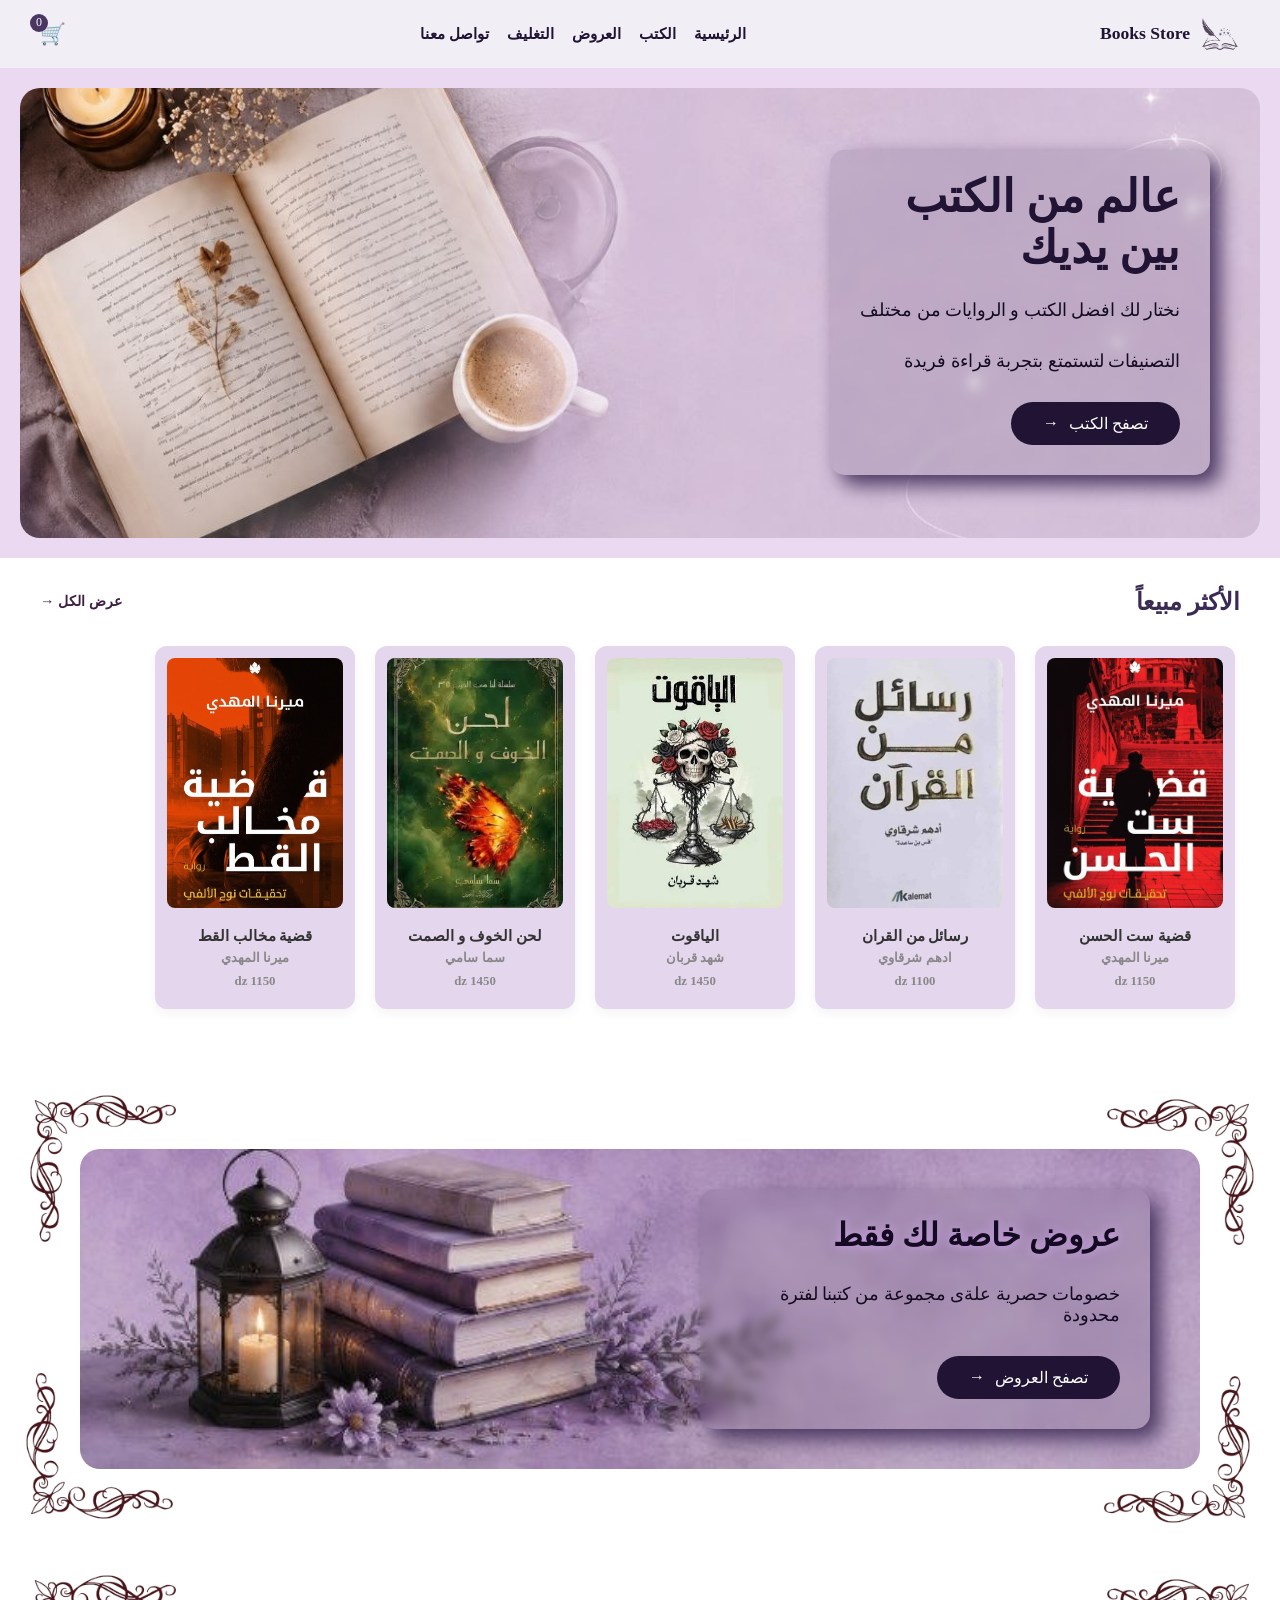
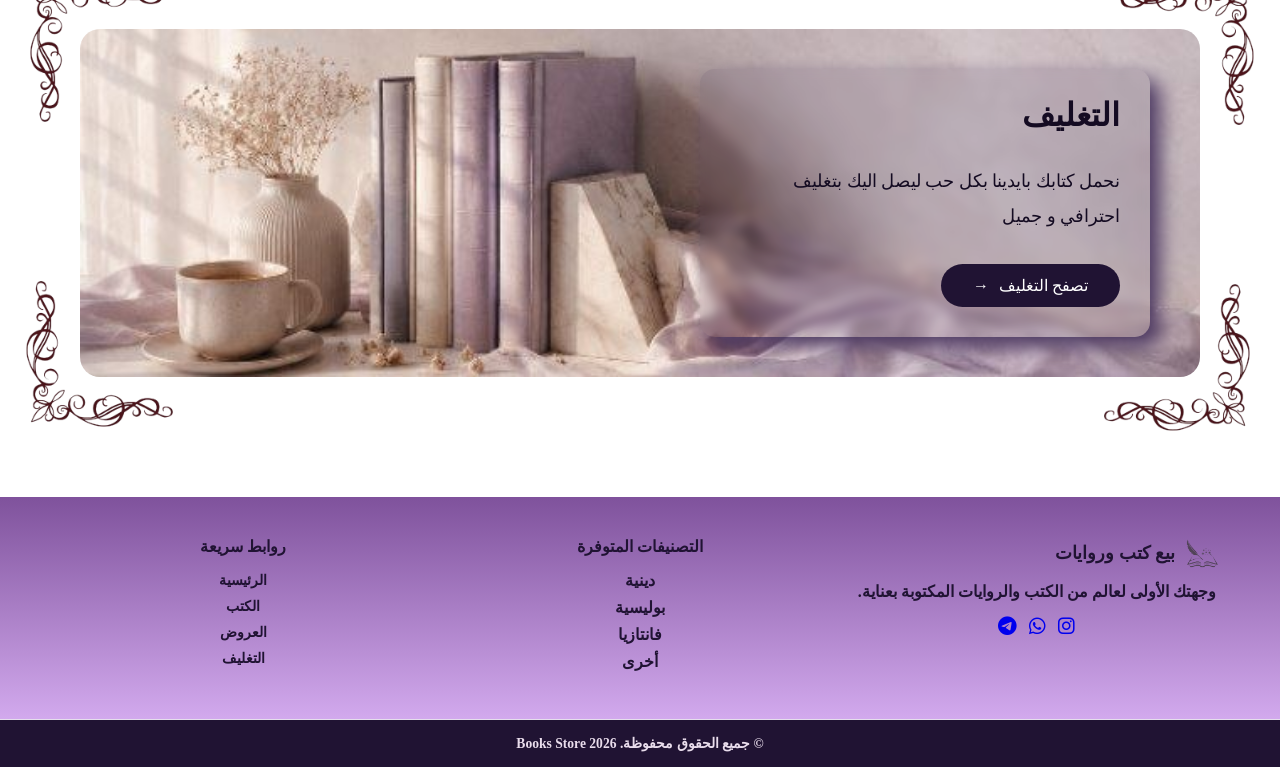
<file: index.html>
<!DOCTYPE html>
<html lang="ar">
<head>
    <meta charset="UTF-8">
    <meta name="viewport" content="width=device-width, initial-scale=1.0">
    <title> Books_Store </title>
    <link rel="stylesheet" href="style.css" >
    <link rel="stylesheet" href="https://cdnjs.cloudflare.com/ajax/libs/font-awesome/6.5.1/css/all.min.css">
</head>
<body>





    <nav class="navbar" dir="rtl">
        <div class="nav-brand">
            <img src="images/Logo.png" alt="شعارات المتجر" class="logo-img">
            <span class="brand-name"> Books Store </span>
        </div>



        <div class="nav-center">
            <ul class="nav-links">
                <li><a href="#main">الرئيسية</a></li>
                <li><a href="shop.html">الكتب</a></li>
                <li><a href="#pack">العروض</a></li>
                <li><a href="#packaging">التغليف</a></li>
                            <li><a href="#contact-us">تواصل معنا</a></li>


            </ul>

        </div>

        <div class="nav-left">
  <a href="javascript:void(0)" class="cart-btn" onclick="toggleCart()">
    🛒 <span class="cart-count">0</span>
  </a>
</div>

    </nav>




    <section class="hero" id="main">
        <div class="hero-contain">
            <div class="hero-content">
                <h1> عالم من الكتب </h1>
                <h1> بين يديك </h1>
                <br>
                <p> نختار  لك افضل الكتب و الروايات من مختلف </p>
                <p> التصنيفات لتستمتع بتجربة قراءة فريدة </p>
                <a href="shop.html" class="btn-books">  تصفح الكتب <span> &rarr; </span> </a>
            </div>
        </div>
    </section>
    



<section class="books-slider-section" dir="rtl">
  <div class="section-header">
    <h2>الأكثر مبيعاً</h2>
    <a href="shop.html" class="view-all">عرض الكل &rarr;</a>
  </div>
  <div  class="slider-container ">




    <div class="book-card">
    <img src="images/ست الحسن.jpg" >
    <h3> قضية ست الحسن </h3>
    <p> ميرنا المهدي  </p>
    <p> 1150 dz </p>
  </div>



    <div class="book-card">
    <img src="images/رسائل قران.jpg" >
    <h3> رسائل من القران </h3>
    <p> ادهم شرقاوي </p>
    <p> 1100 dz </p>
  </div>




    <div class="book-card">
    <img src="images/الياقوت.jpg" >
    <h3> الياقوت </h3>
    <p> شهد قربان </p>
    <p> 1450 dz </p>
  </div>



    <div class="book-card">
    <img src="images/لحن الخوف و الصمت.jpg" >
    <h3> لحن الخوف و الصمت </h3>
    <p> سما سامي </p>
    <p> 1450 dz </p>
  </div>



    <div class="book-card">
    <img src="images/مخالب القط.jpg" >
    <h3> قضية مخالب القط </h3>
    <p> ميرنا المهدي </p>
    <p> 1150 dz </p>
  </div>
    </div>
  <div class="slider-container" id="booksSlider"></div>
</section>


 
    <section class="pack-in" id="pack">
        <div class="pack-contain">
            <div class="pack-content">
                <h1> عروض خاصة لك فقط </h1>
                <br>
                <p> خصومات حصرية علةى مجموعة من كتبنا لفترة محدودة </p>
                <a href="packin.html" class="btn-pack">  تصفح العروض<span> &rarr; </span> </a>
            </div>
        </div>
    </section>




    <section class="packaging-in" id="packaging">
        <div class="packaging-contain">
            <div class="packaging-content">
                <h1> التغليف  </h1>
                <br>
                <p> نحمل كتابك بايدينا بكل حب ليصل اليك بتغليف احترافي و جميل  </p>
                <a href="pack.html" class="btn-packaging">  تصفح التغليف  <span> &rarr; </span> </a>
            </div>
        </div>
    </section>






















<!-- الخلفية المظلمة الساترة -->
<div class="cart-overlay" id="cartOverlay" onclick="toggleCart()"></div>

<!-- Drawer السلة المنبثقة الموحد -->
<div class="cart-drawer" id="cartDrawer">
  
  <!-- رأس النافذة المتغير -->
  <div class="cart-header">
    <h3 id="cartHeaderTitle">سلة التسوق 🛒</h3>
    <button class="close-cart-btn" onclick="toggleCart()">&times;</button>
  </div>

  <!-- 1. واجهة السلة الرئيسية (تظهر أولاً) -->
  <div class="cart-body" id="cartMainBody">
    <!-- قائمة الكتب المُضافة -->
    <div class="cart-items" id="cartItemsContainer">
      <!-- الجافاسكربت سيبني البطاقات هنا -->
    </div>

    <!-- أسفل السلة: المجموع والأزرار -->
    <div class="cart-footer">
      <div class="cart-total">
        <span> المجموع الكلي بدون توصيل : </span>
        <span id="cartTotalPrice">0 د.ج</span>
      </div>
      
      <div class="cart-actions">
        <button class="clear-cart-btn" onclick="clearCart()">تفريغ السلة 🗑️</button>
        <button class="checkout-btn" onclick="showCheckoutForm()">إرسال الطلب 🚀</button>
      </div>
    </div>
  </div>



















  <!-- 2. واجهة استمارة المعلومات والملخص (تظهر عند الضغط على إرسال الطلب) -->
  <div class="checkout-body" id="checkoutBody" style="display: none;"> 

    <!-- نموذج بيانات الزبون -->
    <form id="checkoutForm" onsubmit="sendToWhatsApp(event)">
      <div class="checkout-scrollable-content">
      <div class="form-group">
        <label>الاسم الكامل:</label>
        <input type="text" id="custName" required placeholder="مثال: احمد محمد">
      </div>

      <div class="form-group">
        <label>رقم الهاتف:</label>
        <input type="tel" id="custPhone" required placeholder="06XXXXXXXX">
      </div>

            <div class="form-group">
        <label> الولاية:</label>
        <input type="text" id="cust" required placeholder="مثال: الجزائر ">
      </div>

<div class="form-group">
        <label>طريقة التوصيل:</label>
        <select id="deliveryType" required onchange="toggleAddressField()">
            <option value="" disabled selected>-- اختر طريقة التوصيل --</option>
            <option value="المنزل">توصيل إلى المنزل</option>
            <option value="المكتب">استلام من المكتب</option>
        </select>
    </div>


    <div class="form-group" id="addressGroup" style="display: none;">
        <label> العنوان:</label>
        <input type="text" id="custAddress" placeholder="أدخل الولاية والعنوان بالتفصيل">
    </div>

    <div class="form-group">
        <label>ملاحظات إضافية (اختياري):</label>
        <textarea id="custNotes" placeholder=" مثال: غلف الكتاب الفلاني  بالتغليف رقم 3 و ابقي الاخرين بدون تغليف ...  "></textarea>
    </div>


          <!-- صندوق ملخص الطلبية المصغر -->
    <div class="order-summary-box">
      <h4>ملخص الطلبية 📜</h4>
      <div id="summaryItemsList" class="summary-items-list">
        <!-- يتم ملء قائمة الكتب ديناميكياً -->
      </div>
      <div class="cart-total">
        <span> المجموع الكلي بدون توصيل : </span>
        <strong id="summaryTotalPrice">0 د.ج</strong>
      </div>
    </div>
  </div>
      <!-- أزرار التنقل والإرسال -->
<div class="checkout-actions">
            <button type="button" class="back-btn" onclick="showCartView()">← رجوع للسلة</button>
            <button type="submit" class="whatsapp-submit-btn">تأكيد عبر واتساب 📱</button>
        </div>
    </form>

  </div>

</div>















    <!-- Footer Section -->
<footer class="footer" dir="rtl"  id="contact-us">
  <div class="footer-container">
    
    <!-- 1. الشعار والوصف وشبكات التواصل -->
    <div class="footer-box brand-box">
      <div class="footer-brand">
        <img src="images/Logo.png" alt="شعار المتجر" class="footer-logo">
        <h3>بيع كتب وروايات</h3>
      </div>
      <p>وجهتك الأولى لعالم من الكتب والروايات المكتوبة بعناية.</p>
      <div class="social-links">
       <a href="https://www.instagram.com/user_name" class="social-icon instagram" aria-label="Instagram">
        <i class="fa-brands fa-instagram"></i>
       </a>
       <a href="https://wa.me/number" class="social-icon whatsapp" aria-label="WhatsApp">
       <i class="fa-brands fa-whatsapp"></i>
       </a>
       <a href="https://t.me/user_name" class="social-icon telegram" aria-label="Telegram">
        <i class="fa-brands fa-telegram"></i>
       </a>
     </div>
    </div>

    <!-- 2. التصنيفات -->
    <div class="footer-box">
      <h4>التصنيفات المتوفرة</h4>
      <ul>
        <li> دينية </li>
        <li> بوليسية </li>
        <li>فانتازيا</li>
        <li>أخرى</li>
      </ul>
    </div>

    <!-- 3. روابط سريعة -->
    <div class="footer-box">
      <h4>روابط سريعة</h4>
      <ul>
        <li><a href="#main">الرئيسية</a></li>
        <li><a href="shop.html">الكتب</a></li>
        <li><a href="#pack">العروض</a></li>
        <li><a href="#packaging"> التغليف </a></li>
      </ul>
    </div>



  </div>

  <!-- حقوق النشر -->
  <div class="footer-bottom">
    <p>&copy; جميع الحقوق محفوظة. Books Store 2026</p>
  </div>
</footer>


    <script src="script.js"></script>
</body>
</html>
</file>
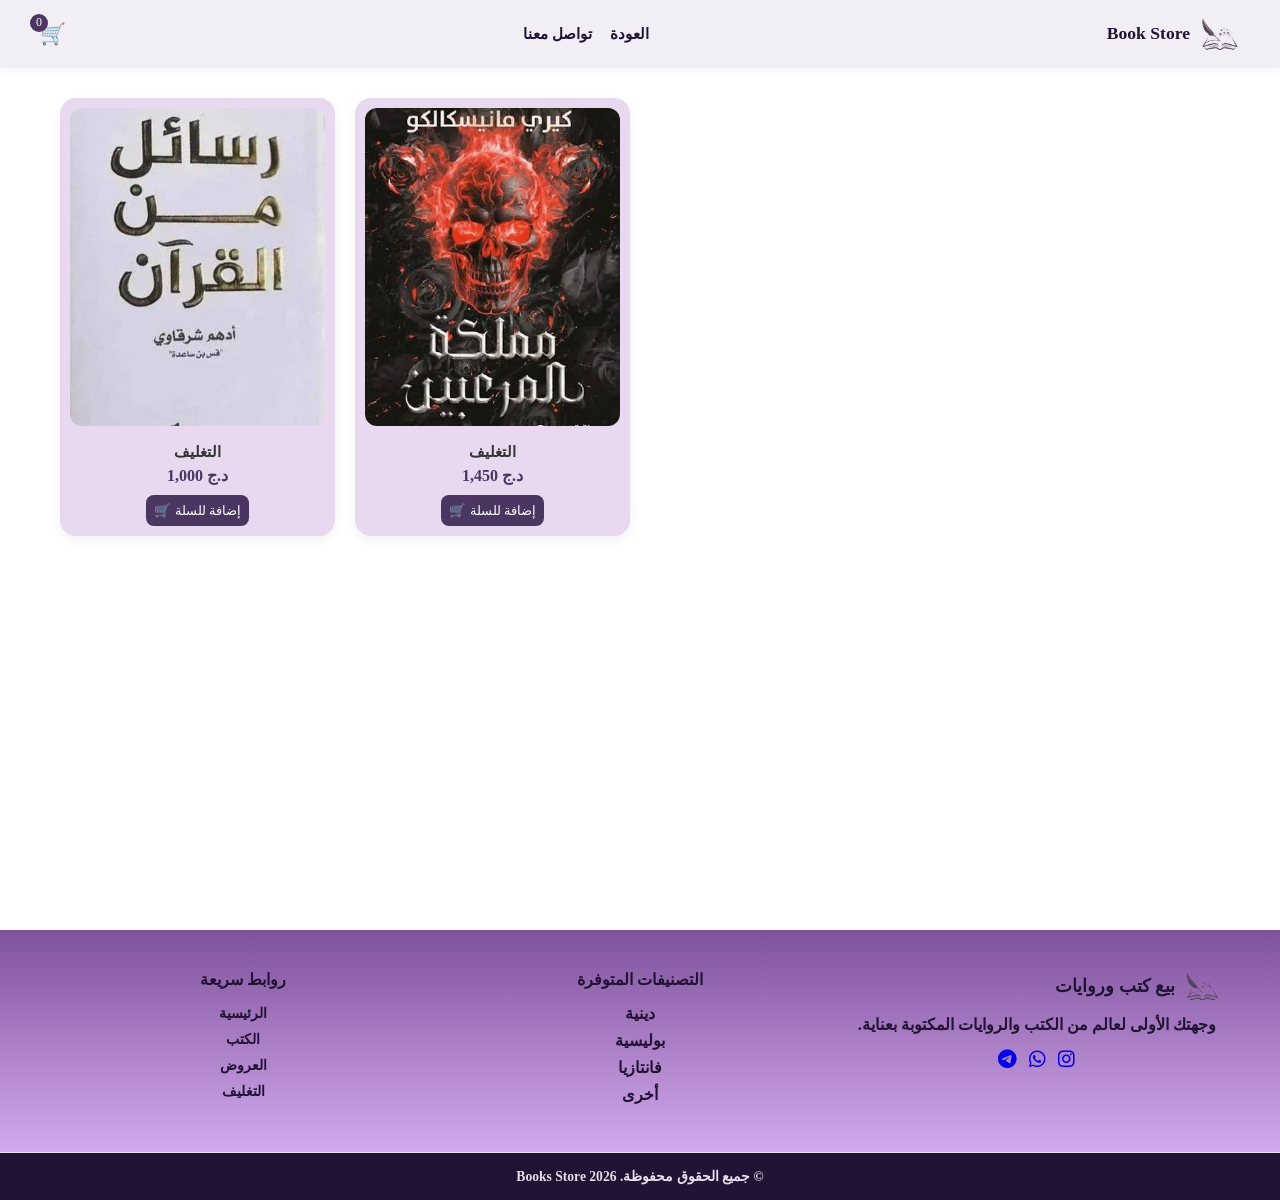
<file: pack.html>
<!DOCTYPE html>
<html lang="en">
<head>
    <meta charset="UTF-8">
    <meta name="viewport" content="width=, initial-scale=1.0">
        <link rel="stylesheet" href="style.css" >
                <link rel="stylesheet" href="https://cdnjs.cloudflare.com/ajax/libs/font-awesome/6.5.1/css/all.min.css">


    <title>  Books_Store  </title>
</head>
<body>
    
        <nav class="navbar" dir="rtl">
        <div class="nav-brand">
            <img src="images/Logo.png" alt="شعارات المتجر" class="logo-img">
            <span class="brand-name"> Book Store </span>
        </div>

        <div class="nav-center">
            <ul class="nav-links">
                                      <li><a href="index.html"> العودة </a></li>

                      <li><a href="#contact-us">تواصل معنا</a></li>


            </ul>




        </div>
<div class="nav-left">
  <a href="javascript:void(0)" class="cart-btn" onclick="toggleCart()">
    🛒 <span class="cart-count">0</span>
  </a>
</div>
    </nav>




<!-- الخلفية المظلمة الساترة -->
<div class="cart-overlay" id="cartOverlay" onclick="toggleCart()"></div>

<!-- Drawer السلة المنبثقة الموحد -->
<div class="cart-drawer" id="cartDrawer">
  
  <!-- رأس النافذة المتغير -->
  <div class="cart-header">
    <h3 id="cartHeaderTitle">سلة التسوق 🛒</h3>
    <button class="close-cart-btn" onclick="toggleCart()">&times;</button>
  </div>

  <!-- 1. واجهة السلة الرئيسية (تظهر أولاً) -->
  <div class="cart-body" id="cartMainBody">
    <!-- قائمة الكتب المُضافة -->
    <div class="cart-items" id="cartItemsContainer">
      <!-- الجافاسكربت سيبني البطاقات هنا -->
    </div>

    <!-- أسفل السلة: المجموع والأزرار -->
    <div class="cart-footer">
      <div class="cart-total">
        <span> المجموع الكلي بدون توصيل : </span>
        <span id="cartTotalPrice">0 د.ج</span>
      </div>
      
      <div class="cart-actions">
        <button class="clear-cart-btn" onclick="clearCart()">تفريغ السلة 🗑️</button>
        <button class="checkout-btn" onclick="showCheckoutForm()">إرسال الطلب 🚀</button>
      </div>
    </div>
  </div>



















  <!-- 2. واجهة استمارة المعلومات والملخص (تظهر عند الضغط على إرسال الطلب) -->
  <div class="checkout-body" id="checkoutBody" style="display: none;"> 

    <!-- نموذج بيانات الزبون -->
    <form id="checkoutForm" onsubmit="sendToWhatsApp(event)">
      <div class="checkout-scrollable-content">
      <div class="form-group">
        <label>الاسم الكامل:</label>
        <input type="text" id="custName" required placeholder="مثال: احمد محمد">
      </div>

      <div class="form-group">
        <label>رقم الهاتف:</label>
        <input type="tel" id="custPhone" required placeholder="06XXXXXXXX">
      </div>

            <div class="form-group">
        <label> الولاية:</label>
        <input type="text" id="cust" required placeholder="مثال: الجزائر ">
      </div>

<div class="form-group">
        <label>طريقة التوصيل:</label>
        <select id="deliveryType" required onchange="toggleAddressField()">
            <option value="" disabled selected>-- اختر طريقة التوصيل --</option>
            <option value="المنزل">توصيل إلى المنزل</option>
            <option value="المكتب">استلام من المكتب</option>
        </select>
    </div>


    <div class="form-group" id="addressGroup" style="display: none;">
        <label> العنوان:</label>
        <input type="text" id="custAddress" placeholder="أدخل الولاية والعنوان بالتفصيل">
    </div>

    <div class="form-group">
        <label>ملاحظات إضافية (اختياري):</label>
        <textarea id="custNotes" placeholder=" مثال: غلف الكتاب الفلاني  بالتغليف رقم 3 و ابقي الاخرين بدون تغليف ...  "></textarea>
    </div>


          <!-- صندوق ملخص الطلبية المصغر -->
    <div class="order-summary-box">
      <h4>ملخص الطلبية 📜</h4>
      <div id="summaryItemsList" class="summary-items-list">
        <!-- يتم ملء قائمة الكتب ديناميكياً -->
      </div>
      <div class="cart-total">
        <span> المجموع الكلي بدون توصيل : </span>
        <strong id="summaryTotalPrice">0 د.ج</strong>
      </div>
    </div>
  </div>
      <!-- أزرار التنقل والإرسال -->
<div class="checkout-actions">
            <button type="button" class="back-btn" onclick="showCartView()">← رجوع للسلة</button>
            <button type="submit" class="whatsapp-submit-btn">تأكيد عبر واتساب 📱</button>
        </div>
    </form>

  </div>

</div>


  <!-- شبكة عرض الكتب (الكتب مرتبة عمودياً وأفقياً) -->

<div class="shop-section">
  <div  class="shop-books-grid" id="shopGrid">
    <!-- الجافاسكربت سيعرض الكتب هنا تلقائياً -->
  </div>
</div>


























<br>
<br>
<br>
<br>
<br>
<br>
<br>
<br>
<br>
<br>
<br>
<br>
<br>
<br>
<br>
<br>
<br>
<br>







    <!-- Footer Section -->
<footer class="footer" dir="rtl"  id="contact-us">
  <div class="footer-container">
    
    <!-- 1. الشعار والوصف وشبكات التواصل -->
    <div class="footer-box brand-box">
      <div class="footer-brand">
        <img src="images/Logo.png" alt="شعار المتجر" class="footer-logo">
        <h3>بيع كتب وروايات</h3>
      </div>
      <p>وجهتك الأولى لعالم من الكتب والروايات المكتوبة بعناية.</p>
      <div class="social-links">
       <a href="https://www.instagram.com/user_name" class="social-icon instagram" aria-label="Instagram">
        <i class="fa-brands fa-instagram"></i>
       </a>
       <a href="https://wa.me/number" class="social-icon whatsapp" aria-label="WhatsApp">
       <i class="fa-brands fa-whatsapp"></i>
       </a>
       <a href="https://t.me/user_name" class="social-icon telegram" aria-label="Telegram">
        <i class="fa-brands fa-telegram"></i>
       </a>
     </div>
    </div>

    <!-- 2. التصنيفات -->
    <div class="footer-box">
      <h4>التصنيفات المتوفرة</h4>
      <ul>
        <li> دينية </li>
        <li> بوليسية </li>
        <li>فانتازيا</li>
        <li>أخرى</li>
      </ul>
    </div>

    <!-- 3. روابط سريعة -->
    <div class="footer-box">
      <h4>روابط سريعة</h4>
      <ul>
        <li><a href="#main">الرئيسية</a></li>
        <li><a href="shop.html">الكتب</a></li>
        <li><a href="#pack">العروض</a></li>
        <li><a href="#packaging"> التغليف </a></li>
      </ul>
    </div>



  </div>

  <!-- حقوق النشر -->
  <div class="footer-bottom">
    <p>&copy; جميع الحقوق محفوظة. Books Store 2026</p>
  </div>
</footer>


        <script src="script1.js"></script>
</body>
</html>
</file>
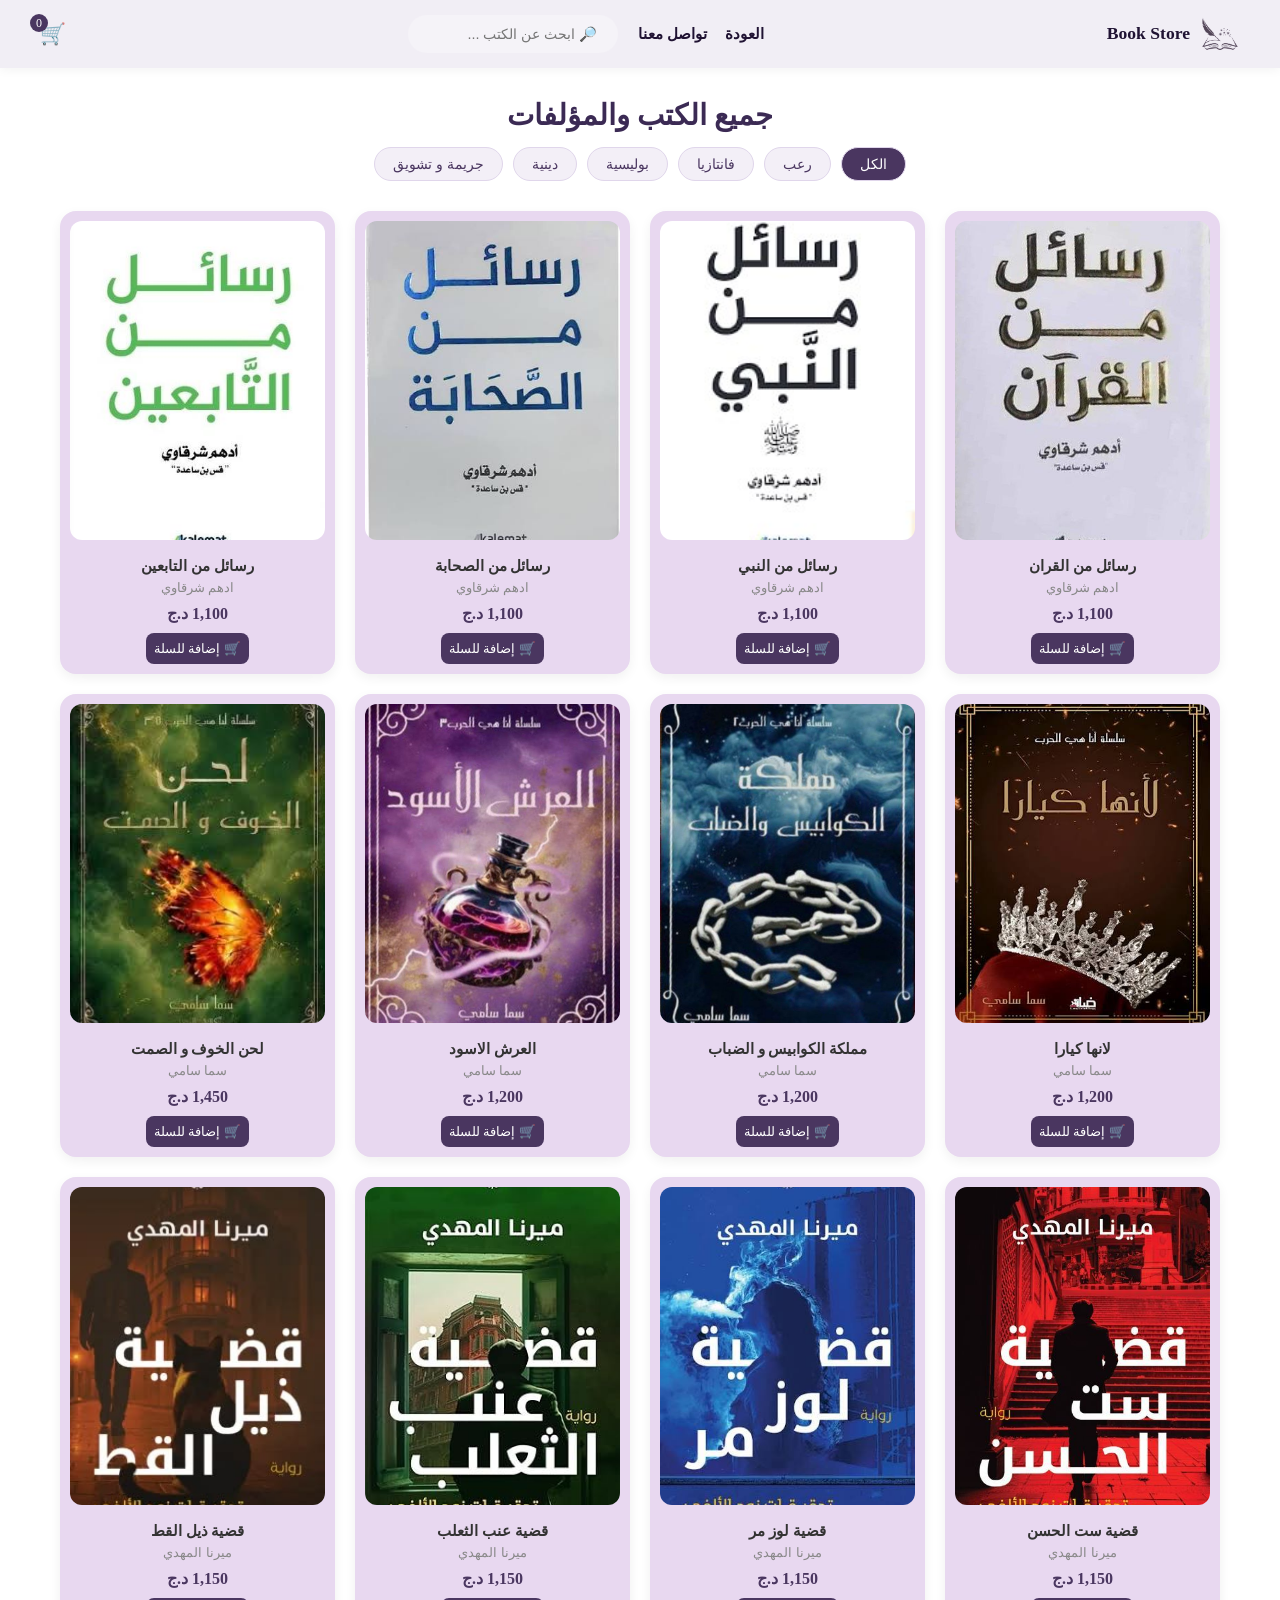
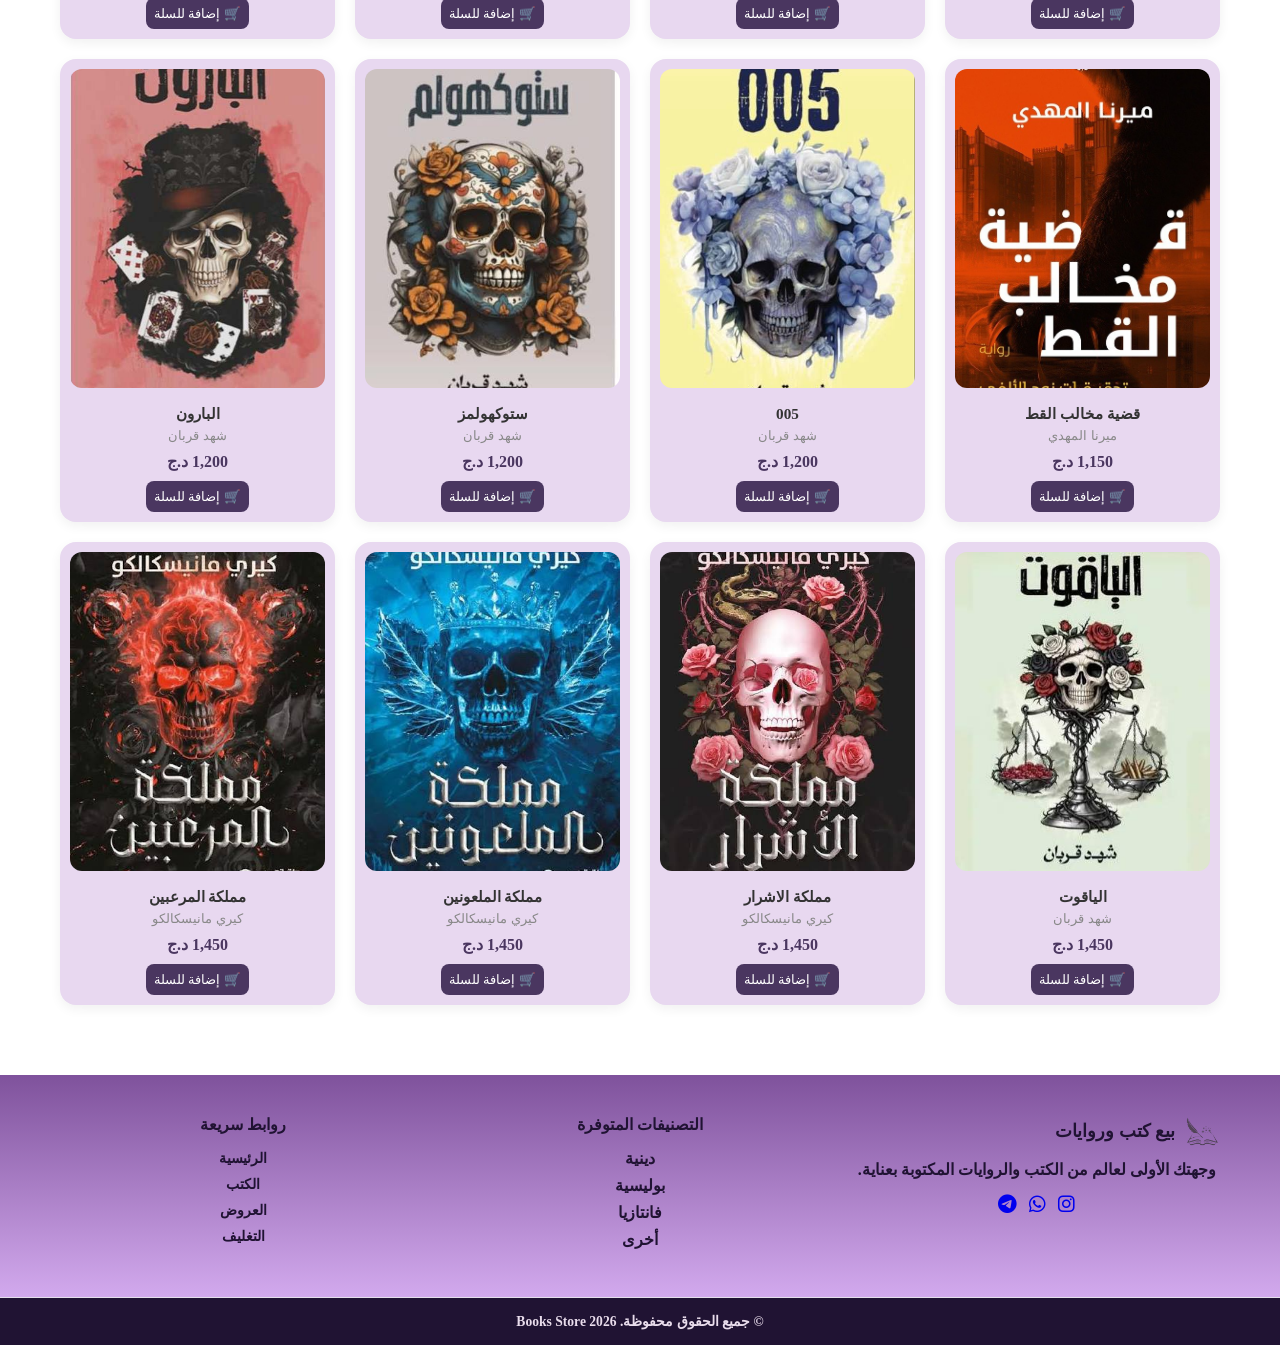
<file: shop.html>
<!DOCTYPE html>
<html lang="en">
<head>
    <meta charset="UTF-8">
    <meta name="viewport" content="width=, initial-scale=1.0">
    <title> Books_Store </title>
    <link rel="stylesheet" href="style.css" >
        <link rel="stylesheet" href="https://cdnjs.cloudflare.com/ajax/libs/font-awesome/6.5.1/css/all.min.css">

</head>
<body>
        <nav class="navbar" dir="rtl">
        <div class="nav-brand">
            <img src="images/Logo.png" alt="شعارات المتجر" class="logo-img">
            <span class="brand-name"> Book Store </span>
        </div>

        <div class="nav-center">
            <ul class="nav-links">
                                      <li><a href="index.html"> العودة </a></li>

                      <li><a href="#contact-us">تواصل معنا</a></li>


            </ul>
<!-- شريط البحث -->
<div class="search-box">
  <input 
    type="text" 
    id="searchInput" 
    onkeyup="liveSearch()" 
    placeholder="🔎 ابحث عن الكتب ... "
  >
</div>



        </div>
<div class="nav-left">
  <a href="javascript:void(0)" class="cart-btn" onclick="toggleCart()">
    🛒 <span class="cart-count">0</span>
  </a>
</div>
    </nav>






    <section class="shop-section" dir="rtl">
  <div class="shop-header">
    <h2>جميع الكتب والمؤلفات</h2>
    
    <!-- أزرار الفلترة السريعة حسب التصنيفات -->
    <div class="filter-categories">
      <button class="filter-btn active" onclick="filterBooks('الكل', this)">الكل</button>
      <button class="filter-btn" onclick="filterBooks('رعب', this)">رعب</button>
      <button class="filter-btn" onclick="filterBooks('فانتازيا', this)">فانتازيا</button>
      <button class="filter-btn" onclick="filterBooks('بوليسية', this)">بوليسية</button>
      <button class="filter-btn" onclick="filterBooks('دينية', this)">دينية</button>
      <button class="filter-btn" onclick="filterBooks('جريمة و تشويق', this)">جريمة و تشويق</button>
    </div>
  </div>

  <!-- شبكة عرض الكتب (الكتب مرتبة عمودياً وأفقياً) -->
  <div class="shop-books-grid" id="shopGrid">
    <!-- الجافاسكربت سيعرض الكتب هنا تلقائياً -->
  </div>
</section>




    <!-- Footer Section -->
<footer class="footer" dir="rtl"  id="contact-us">
  <div class="footer-container">
    
    <!-- 1. الشعار والوصف وشبكات التواصل -->
    <div class="footer-box brand-box">
      <div class="footer-brand">
        <img src="images/Logo.png" alt="شعار المتجر" class="footer-logo">
        <h3>بيع كتب وروايات</h3>
      </div>
      <p>وجهتك الأولى لعالم من الكتب والروايات المكتوبة بعناية.</p>
      <div class="social-links">
       <a href="https://www.instagram.com/user_name" class="social-icon instagram" aria-label="Instagram">
        <i class="fa-brands fa-instagram"></i>
       </a>
       <a href="https://wa.me/number" class="social-icon whatsapp" aria-label="WhatsApp">
       <i class="fa-brands fa-whatsapp"></i>
       </a>
       <a href="https://t.me/user_name" class="social-icon telegram" aria-label="Telegram">
        <i class="fa-brands fa-telegram"></i>
       </a>
     </div>
    </div>

    <!-- 2. التصنيفات -->
    <div class="footer-box">
      <h4>التصنيفات المتوفرة</h4>
      <ul>
        <li> دينية </li>
        <li> بوليسية </li>
        <li>فانتازيا</li>
        <li>أخرى</li>
      </ul>
    </div>

    <!-- 3. روابط سريعة -->
    <div class="footer-box">
      <h4>روابط سريعة</h4>
      <ul>
        <li><a href="index.html">الرئيسية</a></li>
        <li><a href="shop.html">الكتب</a></li>
        <li><a href="index.html">العروض</a></li>
        <li><a href="index.html"> التغليف </a></li>
      </ul>
    </div>



  </div>








  <!-- حقوق النشر -->
  <div class="footer-bottom">
    <p>&copy; جميع الحقوق محفوظة. Books Store 2026</p>
  </div>
</footer>

























<!-- الخلفية المظلمة الساترة -->
<div class="cart-overlay" id="cartOverlay" onclick="toggleCart()"></div>

<!-- Drawer السلة المنبثقة الموحد -->
<div class="cart-drawer" id="cartDrawer">
  
  <!-- رأس النافذة المتغير -->
  <div class="cart-header">
    <h3 id="cartHeaderTitle">سلة التسوق 🛒</h3>
    <button class="close-cart-btn" onclick="toggleCart()">&times;</button>
  </div>

  <!-- 1. واجهة السلة الرئيسية (تظهر أولاً) -->
  <div class="cart-body" id="cartMainBody">
    <!-- قائمة الكتب المُضافة -->
    <div class="cart-items" id="cartItemsContainer">
      <!-- الجافاسكربت سيبني البطاقات هنا -->
    </div>

    <!-- أسفل السلة: المجموع والأزرار -->
    <div class="cart-footer">
      <div class="cart-total">
        <span> المجموع الكلي بدون توصيل : </span>
        <span id="cartTotalPrice">0 د.ج</span>
      </div>
      
      <div class="cart-actions">
        <button class="clear-cart-btn" onclick="clearCart()">تفريغ السلة 🗑️</button>
        <button class="checkout-btn" onclick="showCheckoutForm()">إرسال الطلب 🚀</button>
      </div>
    </div>
  </div>



















  <!-- 2. واجهة استمارة المعلومات والملخص (تظهر عند الضغط على إرسال الطلب) -->
  <div class="checkout-body" id="checkoutBody" style="display: none;"> 

    <!-- نموذج بيانات الزبون -->
    <form id="checkoutForm" onsubmit="sendToWhatsApp(event)">
      <div class="checkout-scrollable-content">
      <div class="form-group">
        <label>الاسم الكامل:</label>
        <input type="text" id="custName" required placeholder="مثال: احمد محمد">
      </div>

      <div class="form-group">
        <label>الولاية :</label>
        <input type="text" id="custNam" required placeholder="مثال: الجزائر ">
      </div>

      <div class="form-group">
        <label>رقم الهاتف:</label>
        <input type="tel" id="custPhone" required placeholder="06XXXXXXXX">
      </div>



<div class="form-group">
        <label>طريقة التوصيل:</label>
        <select id="deliveryType" required onchange="toggleAddressField()">
            <option value="" disabled selected>-- اختر طريقة التوصيل --</option>
            <option value="المنزل">توصيل إلى المنزل</option>
            <option value="المكتب">استلام من المكتب</option>
        </select>
    </div>


    <div class="form-group" id="addressGroup" style="display: none;">
        <label> العنوان:</label>
        <input type="text" id="custAddress" placeholder="أدخل الولاية والعنوان بالتفصيل">
    </div>

    <div class="form-group">
        <label>ملاحظات إضافية (اختياري):</label>
        <textarea id="custNotes" placeholder=" مثال: غلف الكتاب الفلاني  بالتغليف رقم 3 و ابقي الاخرين بدون تغليف ...  "></textarea>
    </div>



          <!-- صندوق ملخص الطلبية المصغر -->
    <div class="order-summary-box">
      <h4>ملخص الطلبية 📜</h4>
      <div id="summaryItemsList" class="summary-items-list">
        <!-- يتم ملء قائمة الكتب ديناميكياً -->
      </div>
      <div class="cart-total">
        <span> المجموع الكلي بدون توصيل : </span>
        <strong id="summaryTotalPrice">0 د.ج</strong>
      </div>
    </div>
  </div>
      <!-- أزرار التنقل والإرسال -->
<div class="checkout-actions">
            <button type="button" class="back-btn" onclick="showCartView()">← رجوع للسلة</button>
            <button type="submit" class="whatsapp-submit-btn">تأكيد عبر واتساب 📱</button>
        </div>
    </form>

  </div>

</div>


    <script src="script.js"></script>
</body>
</html>
</file>
<file: style.css>
/* 1. تصفير هوامش المتصفح الافتراضية لجميع العناصر */
* {
  margin: 0;
  padding: 0;
  box-sizing: border-box;
}

body {
  margin: 0;
  padding: 0;
  overflow-x: hidden; /* يمنع ظهور شريط التمرير الأفقي */
}






/*  */

.navbar {
  display: flex;
  align-items: center;
  justify-content: space-between;
  padding: 15px 40px;
  background-color: #f1eef5;
  box-shadow: 0 2px 10px rgba(0, 0, 0, 0.05);
}

.nav-brand {
  display: flex;
  align-items: center;
  gap: 10px;
}

.logo-img {
  width: 40px;
  height: auto;
}

.brand-name {
  font-weight: bold;
  font-size: 1.1rem;
  color: #201333;
}

.nav-center {
  display: flex;
  align-items: center;
  gap: 20px;
}

.nav-links {
  display: flex;
  list-style: none;
  gap: 18px;
  margin: 0;
  padding: 0;
}

.nav-links a {
  text-decoration: none;
  color: #201333;
  font-size: 0.95rem;
  transition: color 0.3s ease;
  font-weight: bold;
}

.nav-links a:hover {
  color: #4a3660;
  font-weight: bold;
}

.dropdown {
  position: relative;
}

.dropdown-menu {
  position: absolute;
  top: 100%;
  right: 0;
  background-color: #ffffff;
  box-shadow: 0 4px 15px rgba(0, 0, 0, 0.1);
  border-radius: 8px;
  list-style: none;
  padding: 10px 0;
  min-width: 150px;
  display: none;
  z-index: 100;
}

.dropdown-menu li a {
  display: block;
  padding: 8px 15px;
  color: #333;
}

.dropdown-menu li a:hover {
  background-color: #e0d8e7;
  color: #201333;
}

.dropdown:hover .dropdown-menu {
  display: block;
}

.search-box {
  display: flex;
  align-items: center;
  background-color: #f5f3f8;
  border-radius: 20px;
  padding: 5px 15px;
}

.search-box input {
  border: none;
  background: transparent;
  outline: none;
  padding: 6px;
  font-size: 0.9rem;
  width: 180px;
}

.search-btn {
  border: none;
  background: transparent;
  cursor: pointer;
}

.cart-btn {
  position: relative;
  text-decoration: none;
  font-size: 1.3rem;
  color: #3b2a54;
}

.cart-count {
  position: absolute;
  top: -8px;
  left: -10px;
  background-color: #4a3660;
  color: white;
  font-size: 0.75rem;
  width: 18px;
  height: 18px;
  border-radius: 50%;
  display: flex;
  align-items: center;
  justify-content: center;
}


@media (max-width: 768px) {
  .navbar {
    flex-wrap: wrap; /* السماح للعناصر بالترتيب العمودي */
    padding: 15px 20px;
    gap: 15px;
  }

  /* ترتيب الهيدر العلوي في الهاتف */
  .nav-brand {
    order: 1;
  }

  .nav-left {
    order: 2;
  }

  .nav-center {
    order: 3;
    width: 100%; /* يأخذ العرض الكامل أسفل اللوجو */
    flex-direction: column;
    gap: 15px;
  }

  /* شريط البحث يمتد بالكامل لسهولة الاستخدام */
  .search-box {
    width: 100%;
    justify-content: space-between;
  }

  .search-box input {
    width: 100%;
  }

  /* الروابط تتوزع أفقياً بشكل مريح لمس الشاشة */
  .nav-links {
    flex-wrap: wrap;
    justify-content: center;
    gap: 12px;
  }

  .nav-links a {
    font-size: 0.85rem;
  }
}
/*  */











/*  */

.hero {
  width: 100%;
  padding: 20px; /* مسافة بسيطة حول السكشن */
  box-sizing: border-box;
  margin: 0px;
  background-color: #ead9f0;
}

.hero-contain {
  background-image: url('images/back.jpg');
  background-repeat: no-repeat;
  background-position: left center; /* تثبيت صورة الكتاب على اليسار كما في التصميم */
  background-size: cover;
  min-height: 450px;
  border-radius: 20px; /* حواف دائرية للسكشن مثل الصورة */
  
  /* محاذاة المحتوى بالكامل للجهة اليمنى */
  display: flex;
  align-items: center;
  justify-content: flex-end; 
  padding: 40px 50px;
  direction: rtl;
}

.hero-content {
  max-width: 450px;
  text-align: right;
  margin-left: auto;
  background-color: rgba(75, 54, 96, 0.15); /* أو استخدمي لون آخر مثل rgba(74, 54, 96, 0.2) */
  padding: 30px; /* مسافة داخلية لكي لا يلتصق النص بالحواف */
  border-radius: 15px; /* انحناء الحواف */
  backdrop-filter: blur(5px) ;
  box-shadow: 10px 10px 20px #4a3660;
}

.hero-content h1 {
  font-size: 2.8rem;
  font-weight: bold;
  color: #201333; /* لون بنفيجي دافئ مطابط للتصميم */
  margin-bottom: 15px;
  line-height: 0.8;
}

.hero-content p {
  font-size: 1.1rem;
  color: #140b22;
  margin-bottom: 30px;
}

.btn-books {
  display: inline-flex;
  align-items: center;
  gap: 10px;
  padding: 12px 32px;
  background-color: #201333;
  color: #ffffff;
  text-decoration: none;
  border-radius: 25px;
  font-weight: 500;
  transition: all 0.3s ease;
}

.btn-books:hover {
  background-color: #140b22;
  transform: translateY(-2px); /* تأثير رفع بسيط عند التمرير */
}

/*  */












/*  */


.books-slider-section {
  padding: 30px 40px;
}

.section-header {
  display: flex;
  justify-content: space-between;
  align-items: center;
  margin-bottom: 20px;
}

.section-header h2 {
  color: #3b2a54;
  font-size: 1.5rem;
}

.view-all {
  color: #3e1f42;
  text-decoration: none;
  font-size: 0.9rem;
  font-weight: bold;
}

/* حاوية التمرير الأفقي */
.slider-container {
  display: flex;
  gap: 20px;
  overflow-x: auto;
  scroll-behavior: smooth; /* حركة تمرير ناعمة */
  padding: 10px 5px;
  scrollbar-width: none; /* إخفاء شريط التمرير للـ Firefox */
}

/* إخفاء شريط التمرير للـ Chrome/Safari */
.slider-container::-webkit-scrollbar {
  display: none;
}

/* تصميم كارت الكتاب */
.book-card {
  min-width: 200px; /* العرض في الحاسوب */
  max-width: 200px;
  background-color: #e4d6ec;
  border-radius: 12px;
  padding: 12px;
  text-align: center;
  box-shadow: 0 4px 12px rgba(0, 0, 0, 0.05);
  flex-shrink: 0; /* يمنع انكماش الكروت */
  transition: transform 0.3s ease;
}

.book-card:hover {
  transform: translateY(-5px);
}

.book-card img {
  width: 100%;
  height: 250px;
  object-fit: cover;
  border-radius: 8px;
  margin-bottom: 10px;
}

.book-card h3 {
  font-size: 0.95rem;
  color: #333;
  margin: 5px 0;
  white-space: nowrap;
  overflow: hidden;
  text-overflow: ellipsis;
}

.book-card p {
  font-size: 0.8rem;
  color: #888;
  margin-bottom: 8px;
  font-weight: bold;
}

.book-card .price {
  display: block;
  font-weight: bold;
  color: #4a3660;
  margin-bottom: 10px;
}

.add-cart-btn {
  width: 100%;
  background-color: #4a3660;
  color: white;
  border: none;
  padding: 8px;
  border-radius: 8px;
  cursor: pointer;
}

/* تجاوب الشاشات الصغيرة (الهواتف) */
@media (max-width: 768px) {
  .books-slider-section {
    padding: 20px 15px;
  }

  .book-card {
    min-width: 150px; /* تصغير عرض الكارت ليلائم شاشة الهاتف */
    max-width: 150px;
    padding: 8px;
  }

  .book-card img {
    height: 180px;
  }
}

/*  */

























/*  */

.pack-in {
  width: 100%;
  padding: 80px; /* مسافة بسيطة حول السكشن */
  box-sizing: border-box;
  background-color: #ffffff;
  margin: 0px;

  background-image: 
        url(images/a1.png),
        url(images/a2.png),
        url(images/a3.png),
        url(images/a4.png);
  background-repeat: 
        no-repeat,
        no-repeat,
        no-repeat,
        no-repeat;
  background-position: 
        bottom left,
        bottom right,
        top right,
        top left;
  background-size: 
        200px auto,
        200px auto,
        200px auto,
        200px auto;
}

.pack-contain {
  background-image: url('images/back1.jpg');
  background-repeat: no-repeat;
  background-position: left center; /* تثبيت صورة الكتاب على اليسار كما في التصميم */
  background-size: cover;
  min-height: 250px;
  border-radius: 20px; /* حواف دائرية للسكشن مثل الصورة */
  
  /* محاذاة المحتوى بالكامل للجهة اليمنى */
  display: flex;
  align-items: center;
  justify-content: flex-end; 
  padding: 40px 50px;
  direction: rtl;


}

.pack-content {
  max-width: 450px;
  text-align: right; 
  margin-left: auto;
  background-color: rgba(75, 54, 96, 0.15); /* أو استخدمي لون آخر مثل rgba(74, 54, 96, 0.2) */
  padding: 30px; /* مسافة داخلية لكي لا يلتصق النص بالحواف */
  border-radius: 15px; /* انحناء الحواف */
  backdrop-filter: blur(5px) ;
  box-shadow: 10px 10px 20px #4a3660;
}

.pack-content h1 {
  font-size: 2rem;
  font-weight: bold;
  color: #140b22; /* لون بنفيجي دافئ مطابط للتصميم */
  line-height: 1.0;
  text-decoration: double;
  text-shadow: 0px  0px  10px #cca2e7;
    margin-bottom: 15px;

}

.pack-content p {
  font-size: 1.1rem;
  color: #140b22;
  margin-bottom: 30px;
  line-height: 1.2;
}

.btn-pack {
  display: inline-flex;
  align-items: center;
  gap: 10px;
  padding: 12px 32px;
  background-color: #201333;
  color: #ffffff;
  text-decoration: none;
  border-radius: 25px;
  font-weight: 500;
  transition: all 0.3s ease;
}

.btn-pack:hover {
  background-color: #140b22;
  transform: translateY(-2px); /* تأثير رفع بسيط عند التمرير */
}

/*  */














/*  */


.packaging-in {
  width: 100%;
  padding: 80px; /* مسافة بسيطة حول السكشن */
  box-sizing: border-box;
  margin: 0px;
  background-color: #ffffff;

    background-image: 
        url(images/a1.png),
        url(images/a2.png),
        url(images/a3.png),
        url(images/a4.png);
  background-repeat: 
        no-repeat,
        no-repeat,
        no-repeat,
        no-repeat;
  background-position: 
        bottom left,
        bottom right,
        top right,
        top left;
  background-size: 
        200px auto,
        200px auto,
        200px auto,
        200px auto;
}

.packaging-contain {
  background-image: url('images/back2.jpg');
  background-repeat: no-repeat;
  background-position: left center; /* تثبيت صورة الكتاب على اليسار كما في التصميم */
  background-size: cover;
  min-height: 250px;
  border-radius: 20px; /* حواف دائرية للسكشن مثل الصورة */
  
  /* محاذاة المحتوى بالكامل للجهة اليمنى */
  display: flex;
  align-items: center;
  justify-content: flex-end; 
  padding: 40px 50px;
  direction: rtl;
}



.packaging-content {
  max-width: 450px;
  text-align: right;
  margin-left: auto;
  background-color: rgba(75, 54, 96, 0.15); /* أو استخدمي لون آخر مثل rgba(74, 54, 96, 0.2) */
  padding: 30px; /* مسافة داخلية لكي لا يلتصق النص بالحواف */
  border-radius: 15px; /* انحناء الحواف */
  backdrop-filter: blur(5px) ;
  box-shadow: 10px 10px 20px #4a3660;
}

.packaging-content h1 {
  font-size: 2rem;
  font-weight: bold;
  color: #140b22; /* لون بنفيجي دافئ مطابط للتصميم */
  margin-bottom: 15px;
  line-height: 1.0;
}

.packaging-content p {
  font-size: 1.1rem;
  color: #140b22;
  margin-bottom: 30px;
  line-height: 2;
}

.btn-packaging {
  display: inline-flex;
  align-items: center;
  gap: 10px;
  padding: 12px 32px;
  background-color: #201333;
  color: #ffffff;
  text-decoration: none;
  border-radius: 25px;
  font-weight: 500;
  transition: all 0.3s ease;
}

.btn-packaging:hover {
  background-color: #140b22;
  transform: translateY(-2px); /* تأثير رفع بسيط عند التمرير */
}
/*  */




















/*  */




.footer {
  background: linear-gradient(#7f529c ,#e4bcff ) ;
  padding: 40px 0 0 0;
  color: #201333;
  margin-top: 40px;
  text-align: center;
}

.footer-container {
  display: flex;
  justify-content: space-between;
  gap: 30px;
  max-width: 1200px;
  margin: 0 auto;
  padding: 0 20px 40px 20px;
}

.footer-box {
  flex: 1;
  color: #201333;
  font-weight: bold;
}

.footer-brand {
  display: flex;
  align-items: center;
  gap: 10px;
  margin-bottom: 12px;
  color: #201333;
}

.footer-logo {
  width: 35px;
  height: auto;
}

.footer-brand h3 {
  color: #201333;
  font-size: 1.1rem;
  margin: 0;
}

.footer-box h4 {
  color: #201333;
  font-size: 1rem;
  margin-bottom: 15px;
}

.footer-box ul {
  list-style: none;
  padding: 0;
  margin: 0;
}

.footer-box ul li {
  margin-bottom: 8px;
}

.footer-box ul li a {
  text-decoration: none;
  color: #201333;
  font-size: 0.9rem;
  transition: color 0.3s ease;
}

.footer-box ul li a:hover {
  color: #4a3660;
}

.social-links {
  display: flex;
  gap: 12px;
  margin-top: 15px;
  justify-content: center;
  align-items: center;
}

.social-links a {
  text-decoration: none;
  font-size: 1.2rem;
}

/* نموذج النشرة البريدية */
.newsletter-form {
  display: flex;
  background-color: #ffffff;
  border-radius: 20px;
  padding: 4px;
  box-shadow: 0 2px 8px rgba(0,0,0,0.05);
  margin-top: 10px;
}

.newsletter-form input {
  border: none;
  outline: none;
  padding: 8px 12px;
  width: 100%;
  border-radius: 20px;
  font-size: 0.85rem;
}

.newsletter-form button {
  border: none;
  background-color: #4a3660;
  color: white;
  padding: 8px 15px;
  border-radius: 15px;
  cursor: pointer;
  transition: background-color 0.3s;
}

.newsletter-form button:hover {
  background-color: #332345;
}

/* شريط حقوق النشر السفلي */
.footer-bottom {
  border-top: 1px solid #e5dfec;
  text-align: center;
  padding: 15px 0;
  font-size: 0.85rem;
  color: #e9ddec;
  font-weight: bold;
  background-color: #201333;
}

/* التجاوب مع الهواتف */
@media (max-width: 768px) {
  .footer-container {
    flex-direction: column;
    gap: 25px;
  }
}



/*  */






.shop-section {
  padding: 30px 20px;
  max-width: 1200px;
  margin: 0 auto;
}

.shop-header {
  text-align: center;
  margin-bottom: 30px;
}

.shop-header h2 {
  color: #3b2a54;
  font-size: 1.8rem;
  margin-bottom: 15px;
}

/* أزرار التصفية والفلترة */
.filter-categories {
  display: flex;
  justify-content: center;
  gap: 10px;
  flex-wrap: wrap;
}

.filter-btn {
  background-color: #f3eff7;
  color: #4a3660;
  border: 1px solid #e0d6eb;
  padding: 8px 18px;
  border-radius: 20px;
  cursor: pointer;
  font-size: 0.9rem;
  font-weight: 500;
  transition: all 0.3s ease;
}

.filter-btn.active, .filter-btn:hover {
  background-color: #4a3660;
  color: #ffffff;
}

/* شبكة الكتب (Desktop Default: 4 عناصر في السطر) */
.shop-books-grid {
  display: grid;
  grid-template-columns: repeat(4, 1fr);
  gap: 20px;
}
/*
.shop-card {
  background-color: #f7e5f8;
  border-radius: 12px;
  padding: 12px;
  box-shadow: 0 4px 12px rgba(0,0,0,0.06);
  display: flex;
  flex-direction: column;
  justify-content: space-between;
  text-align: center;
}*/







.shop-card{
background-color: #e8d8f0; /* نفس لون خلفية البطاقة */
  border-radius: 16px;        /* انحناء حواف البطاقة الخارجية */
  padding: 10px;              /* الهامش الداخلي */
  display: flex;
  flex-direction: column;
  align-items: center;
  box-shadow: 0 4px 12px rgba(0, 0, 0, 0.06);
  border: none;
}

.shop-card img {
  width: 100%;
  aspect-ratio: 1 / 1.25;    /* نسبة مستطيلة ثابتة ومناسبة لأغلفة الكتب */
  
  /* التعديل الجوهري: */
  object-fit: cover;       /* يضمن ظهور غلاف الكتاب كاملاً 100% دون قَطْع أو تشويه */
  background-color: #d8c2e5; /* لون خلفية خفيف ومريح داخل إطار الصورة في حال كانت أبعاد بعض الكتب مختلفة */
  
  border-radius: 12px;       /* انحناء زوايا إطار الصورة */
  display: block;
  margin-bottom: 12px;
}
/*
.shop-card img {
  width: 100%;
  height: auto;
  aspect-ratio: 1/1.1;
  object-fit: cover;
  border-radius: 8px;
  display: block;
  margin-bottom: 10px;
}
*/
.shop-card h3 {
  font-size: 0.95rem;
  color: #333;
  margin: 5px 0;
}

.shop-card .author {
  font-size: 0.8rem;
  color: #888;
  margin-bottom: 8px;
}

.shop-card .price {
  font-weight: bold;
  color: #4a3660;
  margin-bottom: 10px;
}

.shop-card .add-btn {
  background-color: #4a3660;
  color: white;
  border: none;
  padding: 8px;
  border-radius: 8px;
  cursor: pointer;
}

/* تجاوب الهاتف (تنسيق كتابين عرضياً) */
@media (max-width: 768px) {
  .shop-books-grid {
    grid-template-columns: repeat(2, 1fr); /* كتابان في كل سطر للهاتف */
    gap: 12px;
  }

  .shop-card {
    padding: 8px;
  }

  .shop-card img {
    height: 160px; /* تصغير ارتفاع غلاف الكتاب يناسب شاشات الجوال */
  }

  .shop-card h3 {
    font-size: 0.85rem;
  }
}
























/* --- السلة المنبثقة (Cart Drawer) --- */
.cart-overlay, .modal-overlay {
position: fixed;
width: 100vw;
top: 0;
left: 0;
  height: 100vh;
  background: rgba(0, 0, 0, 0.6);
  backdrop-filter: blur(3px); /* تأثير ضبابي خفيف خلف النافذة */
  display: none;
  z-index: 998;

}

.cart-overlay.active, .modal-overlay.active {
  display: block;
}

.cart-drawer {
position: fixed;
  margin-left: 50%;
top: 50%;  transform: translate(-50%, -50%);
  width: calc(100% - 32px); /* ترك مسافة أمان 16px من كل جانب */
  max-width: 400px;
  max-height: 80vh;
  background: #ffffff;
  border-radius: 14px;
  box-shadow: 0 8px 25px rgba(0,0,0,0.2);
  z-index: 999;
  display: none;
  flex-direction: column;
  overflow: hidden;
}

.cart-drawer.open {
display: flex;
  transform: translate(-50%, -50%) scale(1);
  opacity: 1;
}

.cart-header {
padding: 16px 20px;
  background-color: #4a3660;
  color: #ffffff;
  display: flex;
  justify-content: space-between;
  align-items: center;
}

.cart-header h3 {
  font-size: 1.1rem;
  margin: 0;
}

.close-cart-btn, .close-modal-btn {
  background: none;
  border: none;
  color: #ffffff;
  font-size: 1.6rem;
  cursor: pointer;
  line-height: 1;
}

.cart-items {
  flex: 1;
  overflow-y: auto;
  padding: 15px;
  max-height: 320px;
}

.cart-item {
  display: flex;
  align-items: center;
  gap: 12px;
  margin-bottom: 12px;
  padding-bottom: 12px;
  border-bottom: 1px solid #f0f0f0;
}

.cart-item img {
  width: 50px; height: 68px;
  object-fit: cover; border-radius: 6px;
}

.cart-item-info { flex: 1; }

.cart-item-info h4 { font-size: 0.9rem; margin-bottom: 4px; }

.cart-item-info .price { font-weight: bold; color: #4a3660; font-size: 0.85rem; }

.qty-controls {
  display: flex;
  align-items: center;
  gap: 8px;
  margin-top: 5px;
}

.qty-btn {
background: #f0f0f0;
  border: 1px solid #ddd;
  width: 24px;
  height: 24px;
  border-radius: 4px;
  cursor: pointer;
  font-weight: bold;
  display: flex;
  align-items: center;
  justify-content: center;
}

.delete-item-btn {
background: none;
  border: none;
  cursor: pointer;
  font-size: 1.1rem;
  padding: 4px;
}

.cart-footer {
padding: 15px 20px;
  background: #fafafa;
  border-top: 1px solid #eee;
  
}

.cart-total {
display: flex;
  justify-content: space-between;
  font-weight: bold;
  font-size: 1.05rem;
  margin-bottom: 12px;
  color: #333;
}

.cart-actions {
  display: flex; gap: 10px;
}

.clear-cart-btn {
flex: 1;
  padding: 10px;
  background-color: #543f6b;
  color: white;
  border: none;
  border-radius: 8px;
  font-weight: bold;
  font-size: 0.85rem;
  cursor: pointer;
}

.clear-cart-btn:hover {
  background-color: #160a24;
}

.checkout-btn {
flex: 1.4;
  padding: 10px;
  background-color: #543f6b;
  color: white;
  border: none;
  border-radius: 8px;
  font-weight: bold;
  font-size: 0.85rem;
  cursor: pointer;
}

.checkout-btn:hover {
  background-color: #160a24;
}













/* --- نافذة ادخال البيانات --- */
/*
.modal-content {
  position: absolute;
  top: 50%; left: 50%;
  transform: translate(-50%, -50%);
  background: #c70d0d;
  padding: 20px;
  border-radius: 10px;
  width: 90%; max-width: 400px;
}
*/

/*
.modal-header {
  display: flex;
  justify-content: space-between;
  align-items: center;
  margin-bottom: 15px;
}

.modal-header h3 { color: #333; }

.modal-header .close-modal-btn { color: #333; }




.form-group { margin-bottom: 12px; }

.form-group label { display: block; margin-bottom: 4px; font-size: 0.9rem; }

.form-group input {
  width: 100%; padding: 8px;
  border: 1px solid #ccc; border-radius: 5px;
}

*/
/*
.whatsapp-submit-btn {
  width: 100%; padding: 10px;
  background: #25d366; color: white;
  font-weight: bold; border: none;
  border-radius: 6px; cursor: pointer; margin-top: 10px;
}

*/











/* الحاوية الرئيسية لواجهة إتمام الطلب */
.checkout-body {
    display: flex;
    flex-direction: column;
    height: 85vh;
    max-height: 85vh; /* أقصى ارتفاع للنافذة المنبثقة لا يتجاوز الشاشة */
    background: #ffffff;
    overflow: hidden;
}

/* اجعل الـ form يأخذ خصائص الفليكس ليوزع العناصر بدقة */
#checkoutForm {
    display: flex;
    flex-direction: column;
    height: 100%;
    max-height: 85vh;
    margin: 0;
}



.checkout-header-title h3 {
    margin: 0;
    font-size: 1.1rem;
}

/* القسم الأوسط (الحقول والملخص) - هو الوحيد القابل للتمرير */
.checkout-scrollable-content {
    flex-grow: 1;
    overflow-y: auto;
    overflow-x: hidden;
    padding: 20px;
    background-color: #fcfcfc;
}

/* تصميم حقول الإدخال بشكل أرقى وأحدث */
.form-group {
    margin-bottom: 15px;
}

.form-group label {
    display: block;
    margin-bottom: 6px;
    font-weight: 600;
    color: #333;
    font-size: 0.9rem;
}

.form-group input,
.form-group select,
.form-group textarea {
    width: 100%;
    padding: 10px 14px;
    border: 1px solid #ddd;
    border-radius: 8px;
    font-size: 0.9rem;
    outline: none;
    transition: all 0.3s ease;
    background: #fff;
    box-sizing: border-box; /* لضمان عدم خروج الحقول عن الإطار */
}

.form-group input:focus,
.form-group select:focus,
.form-group textarea:focus {
    border-color: #4A2E65;
    box-shadow: 0 0 0 3px rgba(74, 46, 101, 0.1);
}

.form-group textarea {
    resize: vertical;
    min-height: 70px;
}

/* صندوق ملخص الطلبية المصغر بتصميم عصري */
.order-summary-box {
    background: #f4f1f8;
    border: 1px solid #e2dbec;
    border-radius: 10px;
    padding: 15px;
    margin-top: 20px;
}

.order-summary-box h4 {
    margin-top: 0;
    margin-bottom: 10px;
    color: #4A2E65;
    font-size: 0.95rem;
}

.summary-items-list {
    font-size: 0.85rem;
    color: #555;
    margin-bottom: 10px;
    max-height: 120px;
    overflow-y: auto;
}

.summary-total {
    display: flex;
    justify-content: space-between;
    align-items: center;
    border-top: 1px dashed #dcd0ef;
    padding-top: 8px;
    font-weight: bold;
    color: #222;
    font-size: 0.95rem;
}

/* الفوتر والأزرار السفلية (ثابتة تماماً في الأسفل) */
.checkout-actions {
    flex-shrink: 0;
    display: flex;
    gap: 10px;
    padding: 15px 20px;
    background: #ffffff;
    border-top: 1px solid #eee;
    box-shadow: 0 -4px 15px rgba(0, 0, 0, 0.05);
}

.checkout-actions button {
    flex: 1;
    padding: 12px;
    border: none;
    border-radius: 8px;
    font-weight: bold;
    font-size: 0.9rem;
    cursor: pointer;
    transition: opacity 0.2s;
}

.checkout-actions button:hover {
    opacity: 0.9;
}

.back-btn {
    background-color: #543f6b;
    color: white;
}
.back-btn:hover {
  background-color: #160a24;
}

.whatsapp-submit-btn {
    background-color: #543f6b;
    color: white;
}
.whatsapp-submit-btn:hover {
  background-color: #160a24;
}
</file>
